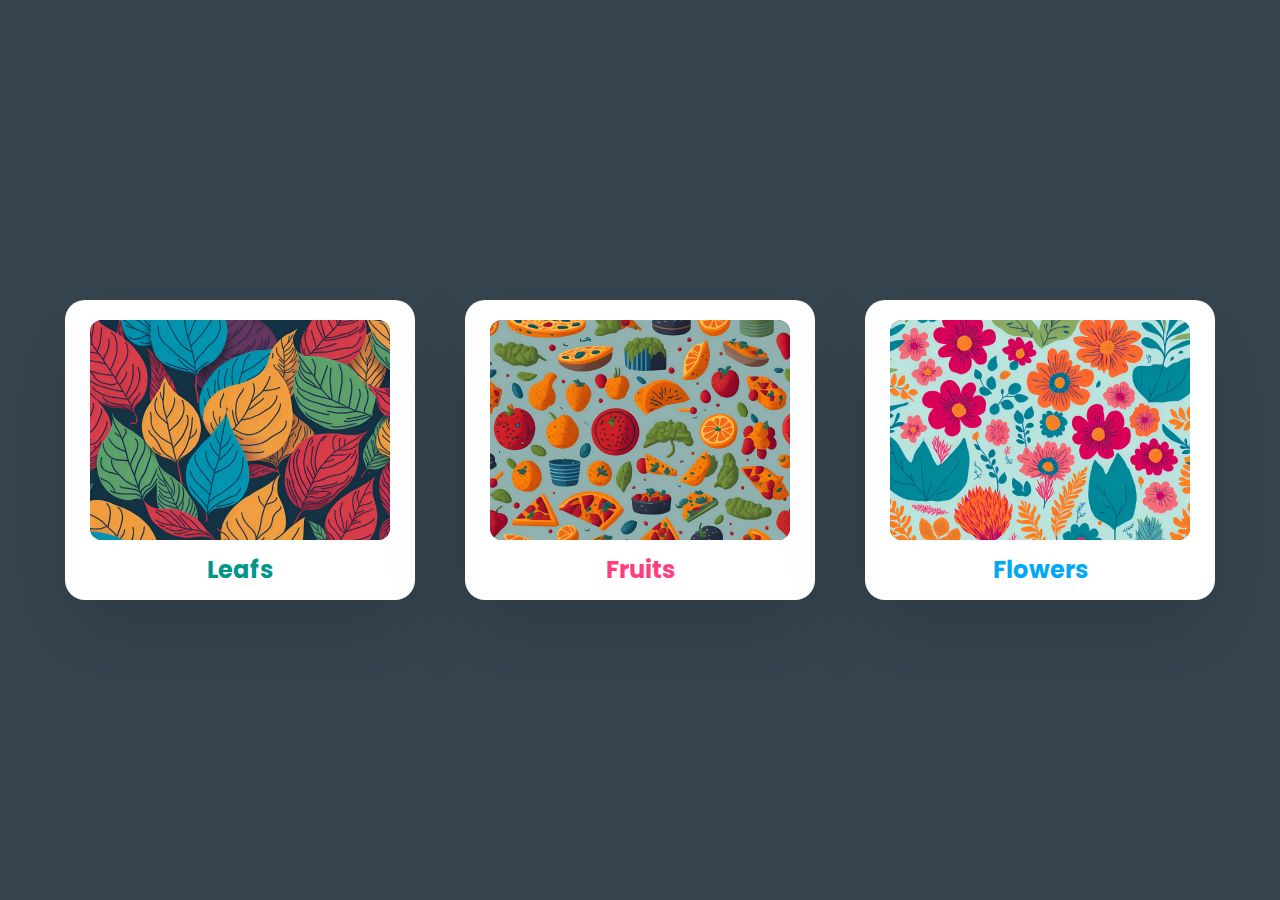
<file: index.html>
<!DOCTYPE html>
<html lang="en">

<head>
    <meta charset="UTF-8">
    <meta http-equiv="X-UA-Compatible" content="IE=edge">
    <meta name="viewport" content="width=device-width, initial-scale=1.0">
    <link rel="shortcut icon" href="img/fav-icon.png" type="image/png">
    <link rel="stylesheet" href="style.css">
    <title>Animated Card</title>
</head>

<body>
    <div class="container">
        <div class="card" style="--clr: #009688">
            <div class="img-box">
                <img src="img/img-01.png">
            </div>
            <div class="content">
                <h2>Leafs</h2>
                <p>
                    Lorem ipsum, dolor sit amet consectetur adipisicing elit.
                    Architecto, hic? Magnam eum error saepe doloribus corrupti
                    repellat quisquam alias doloremque!
                </p>
                <a href="animated-card.html">Read More</a>
            </div>
        </div>
        <div class="card" style="--clr: #FF3E7F">
            <div class="img-box">
                <img src="img/img-02.png">
            </div>
            <div class="content">
                <h2>Fruits</h2>
                <p>
                    Lorem ipsum, dolor sit amet consectetur adipisicing elit.
                    Architecto, hic? Magnam eum error saepe doloribus corrupti
                    repellat quisquam alias doloremque!
                </p>
                <a href="animated-card.html">Read More</a>
            </div>
        </div>
        <div class="card" style="--clr: #03A9F4">
            <div class="img-box">
                <img src="img/img-03.png">
            </div>
            <div class="content">
                <h2>Flowers</h2>
                <p>
                    Lorem ipsum, dolor sit amet consectetur adipisicing elit.
                    Architecto, hic? Magnam eum error saepe doloribus corrupti
                    repellat quisquam alias doloremque!
                </p>
                <a href="animated-card.html">Read More</a>
            </div>
        </div>
    </div>
</body>

</html>
</file>
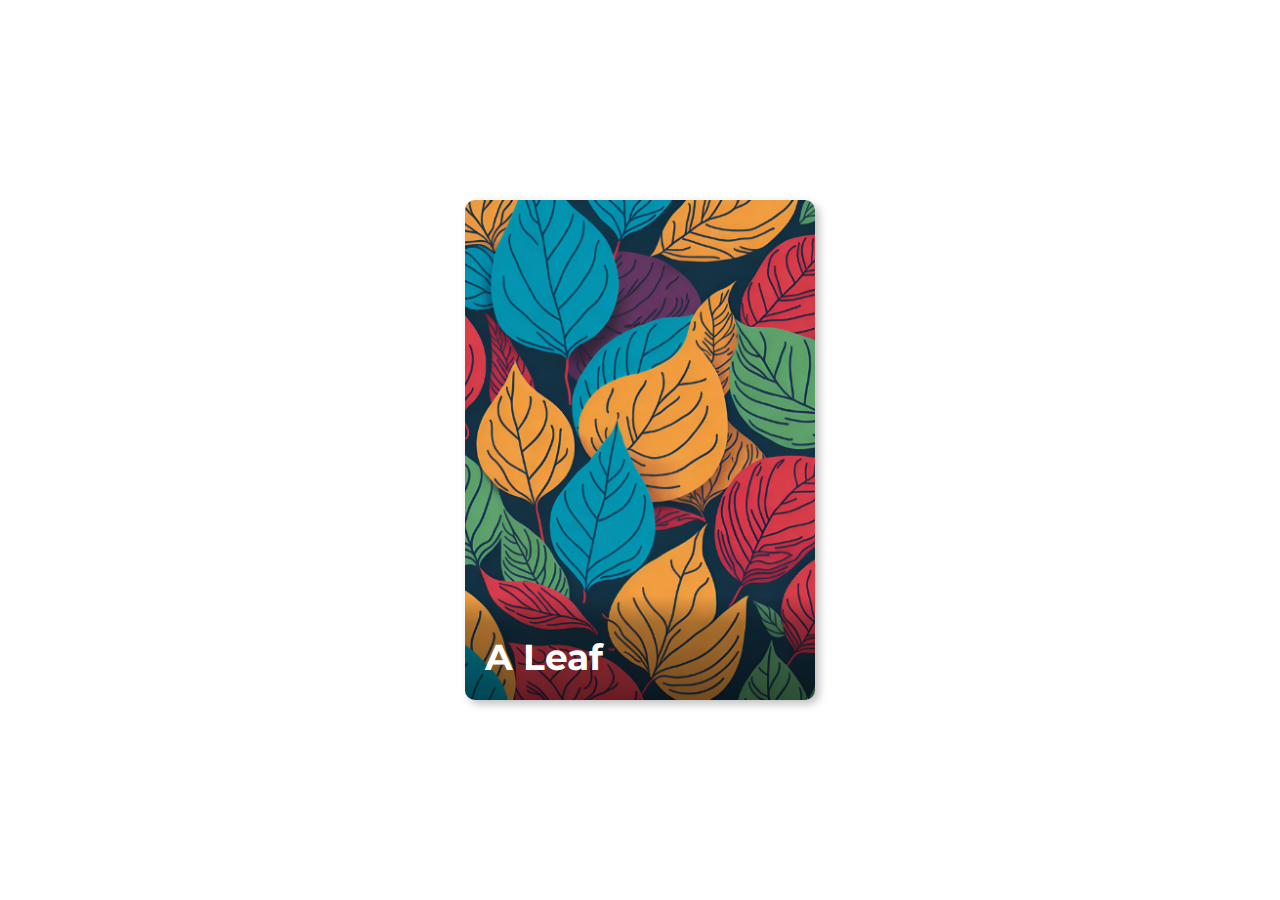
<file: animated-card.html>
<!DOCTYPE html>
<html lang="en">

<head>
    <meta charset="UTF-8">
    <meta http-equiv="X-UA-Compatible" content="IE=edge">
    <meta name="viewport" content="width=device-width, initial-scale=1.0">
    <link rel="stylesheet" href="css3.css">
    <title>Animated Card</title>
</head>

<body>
    <article class="card">
        <img class="card__background" src="img/img-01.png" alt="Hidden Leaf" width="1920" height="2193">
        <div class="card__content flow">
            <div class="card__content--container flow">
                <h2 class="card__title">A Leaf</h2>
                <p class="card__description">
                    A leaf is a vital organ of a plant,
                    performing photosynthesis to convert
                    sunlight into energy.
                </p>
            </div>
            <button class="card__button">Read more</button>
        </div>
    </article>
</body>

</html>
</file>
<file: style.css>
@import url('https://fonts.googleapis.com/css2?family=Poppins:wght@200;300;400;500;600;700;800;900&display=swap');

* {
    margin: 0;
    padding: 0;
    box-sizing: border-box;
    font-family: 'Poppins', sans-serif;
}

body {
    display: flex;
    justify-content: center;
    align-items: center;
    min-height: 100vh;
    background: #36454F;
}

.container {
    position: relative;
    display: flex;
    justify-content: center;
    align-items: center;
    flex-wrap: wrap;
    gap: 100px 50px;
    padding: 100px 50px;
}

.container .card {
    position: relative;
    display: flex;
    justify-content: center;
    align-items: flex-start;
    width: 350px;
    max-width: 100%;
    height: 300px;
    background: #FFF;
    border-radius: 20px;
    transition: 0.5s;
    box-shadow: 0 35px 80px rgba(0, 0, 0, 0.15);
}

.container .card:hover {
    height: 400px;
}

.container .card .img-box {
    position: absolute;
    top: 20px;
    width: 300px;
    height: 220px;
    background: #333;
    border-radius: 12px;
    overflow: hidden;
    transition: 0.5s;
}

.container .card:hover .img-box {
    top: -100px;
    scale: 0.75;
    box-shadow: 0 15px 45px rgba(0, 0, 0, 0.2);
}

.container .card .img-box img {
    position: absolute;
    top: 0;
    left: 0;
    width: 100%;
    height: 100%;
    object-fit: cover;
}

.container .card .content {
    position: absolute;
    top: 252px;
    width: 100%;
    height: 35px;
    padding: 0 30px;
    text-align: center;
    overflow: hidden;
    transition: 0.5s;
}

.container .card:hover .content {
    top: 130px;
    height: 250px;
}

.container .card .content h2 {
    font-size: 1.5rem;
    font-weight: 700;
    color: var(--clr);
}

.container .card .content p {
    color: #333;
}

.container .card .content a {
    position: relative;
    top: 15px;
    display: inline-block;
    padding: 12px 25px;
    text-decoration: none;
    background: var(--clr);
    color: #FFF;
    font-weight: 500;
}

.container .card .content a:hover {
    opacity: 0.8;
}

@media (max-width: 480px) {
    .container .card {
        width: 230px;
        border-radius: 15px;
    }

    .container .card .img-box {
        width: 185px;
        border-radius: 10px;
    }

    .container .card .content p {
        font-size: 0.8rem;
    }

    .container .card .content a {
        font-size: 0.9rem;
    }
}
</file>
<file: css3.css>
@import url("https://fonts.googleapis.com/css2?family=Lato:wght@400;700&family=Montserrat:wght@700&display=swap");

:root {
    --brand-color: hsl(46, 100%, 50%);
    --black: hsl(0, 0%, 0%);
    --white: hsl(0, 0%, 100%);

    --font-title: "Montserrat", sans-serif;
    --font-text: "Lato", sans-serif;
}

*,
*::before,
*::after {
    box-sizing: border-box;
}

body,
h2,
p {
    margin: 0;
}

body {
    display: grid;
    place-items: center;
    min-height: 100vh;
}

h2 {
    color: var(--white);
    font-size: 2.25rem;
    font-family: var(--font-title);
    line-height: 1.1;
}

p {
    color: var(--white);
    font-size: 1rem;
    font-family: var(--font-text);
    line-height: 1.5;
}

.flow > * + * {
    margin-top: var(--flow-space, 1em);
}

/* Card Component */

.card {
    display: grid;
    place-items: center;
    width: 80vw;
    max-width: 21.875rem;
    height: 31.25rem;
    overflow: hidden;
    border-radius: 0.625rem;
    box-shadow: 0.25rem 0.25rem 0.5rem rgba(0, 0, 0, 0.25);
}

.card > * {
    grid-column: 1 / 2;
    grid-row: 1 / 2;
}

.card__background {
    object-fit: cover;
    max-width: 100%;
    height: 100%;
}

.card__content {
    --flow-space: 0.9375rem;

    display: flex;
    flex-direction: column;
    justify-content: space-between;
    align-self: flex-end;
    height: 55%;
    padding: 12% 1.25rem 1.875rem;
    background: linear-gradient(180deg, hsla(0, 0%, 0%, 0) 0%, hsla(0, 0%, 0%, 0.3) 10%, hsl(0, 0%, 0%) 100%);
}

.card__content--container {
    --flow-space: 1.25rem;
}

.card__title {
    position: relative;
    width: fit-content;
    width: -moz-fit-content;
}

.card__title::after {
    content: "";
    position: absolute;
    width: calc(100% + 1.25rem);
    height: 0.3125rem;
    left: -1.25rem;
    bottom: calc((1.25rem - 0.5rem) * -1);
    background-color: var(--brand-color);
}

.card__button {
    cursor: pointer;
    padding: 0.75em 1.5em;
    width: fit-content;
    width: -moz-fit-content;
    font-variant: small-caps;
    font-weight: bold;
    border: none;
    border-radius: 0.45em;
    color: var(--black);
    background-color: var(--brand-color);
    font-size: 1.125rem;
    font-family: var(--font-title);
}

.card__button:focus {
    outline: 2px solid var(--black);
    outline-offset: -5px;
}

@media (hover: hover) {
    .card__content {
        transform: translateY(62%);
        transition: transform 500ms ease-out;
        transition-delay: 500ms;
    }

    .card__title::after {
        opacity: 0;
        transform: scaleX(0);
        transition: opacity 1000ms ease-in, transform 500ms ease-out;
        transition-delay: 500ms;
        transform-origin: right;
    }

    .card__background {
        transition: transform 500ms ease-in;
    }

    .card__content--container > :not(.card__title),
    .card__button {
        opacity: 0;
        transition: transform 500ms ease-out, opacity 500ms ease-out;
    }

    .card:hover,
    .card:focus-within {
        transform: scale(1.05);
        transition: transform 500ms ease-in;
    }

    .card:hover .card__content,
    .card:focus-within .card__content {
        transform: translateY(0);
        transition: transform 500ms ease-in;
    }

    .card:focus-within .card__content {
        transition-duration: 0ms;
    }

    .card:hover .card__background,
    .card:focus-within .card__background {
        transform: scale(1.3);
    }

    .card:hover .card__content--container> :not(.card__title),
    .card:hover .card__button,
    .card:focus-within .card__content--container> :not(.card__title),
    .card:focus-within .card__button {
        opacity: 1;
        transition: opacity 500ms ease-in;
        transition-delay: 1000ms;
    }

    .card:hover .card__title::after,
    .card:focus-within .card__title::after {
        opacity: 1;
        transform: scaleX(1);
        transform-origin: left;
        transition: opacity 500ms ease-in, transform 500ms ease-in;
        transition-delay: 500ms;
    }
}
</file>
